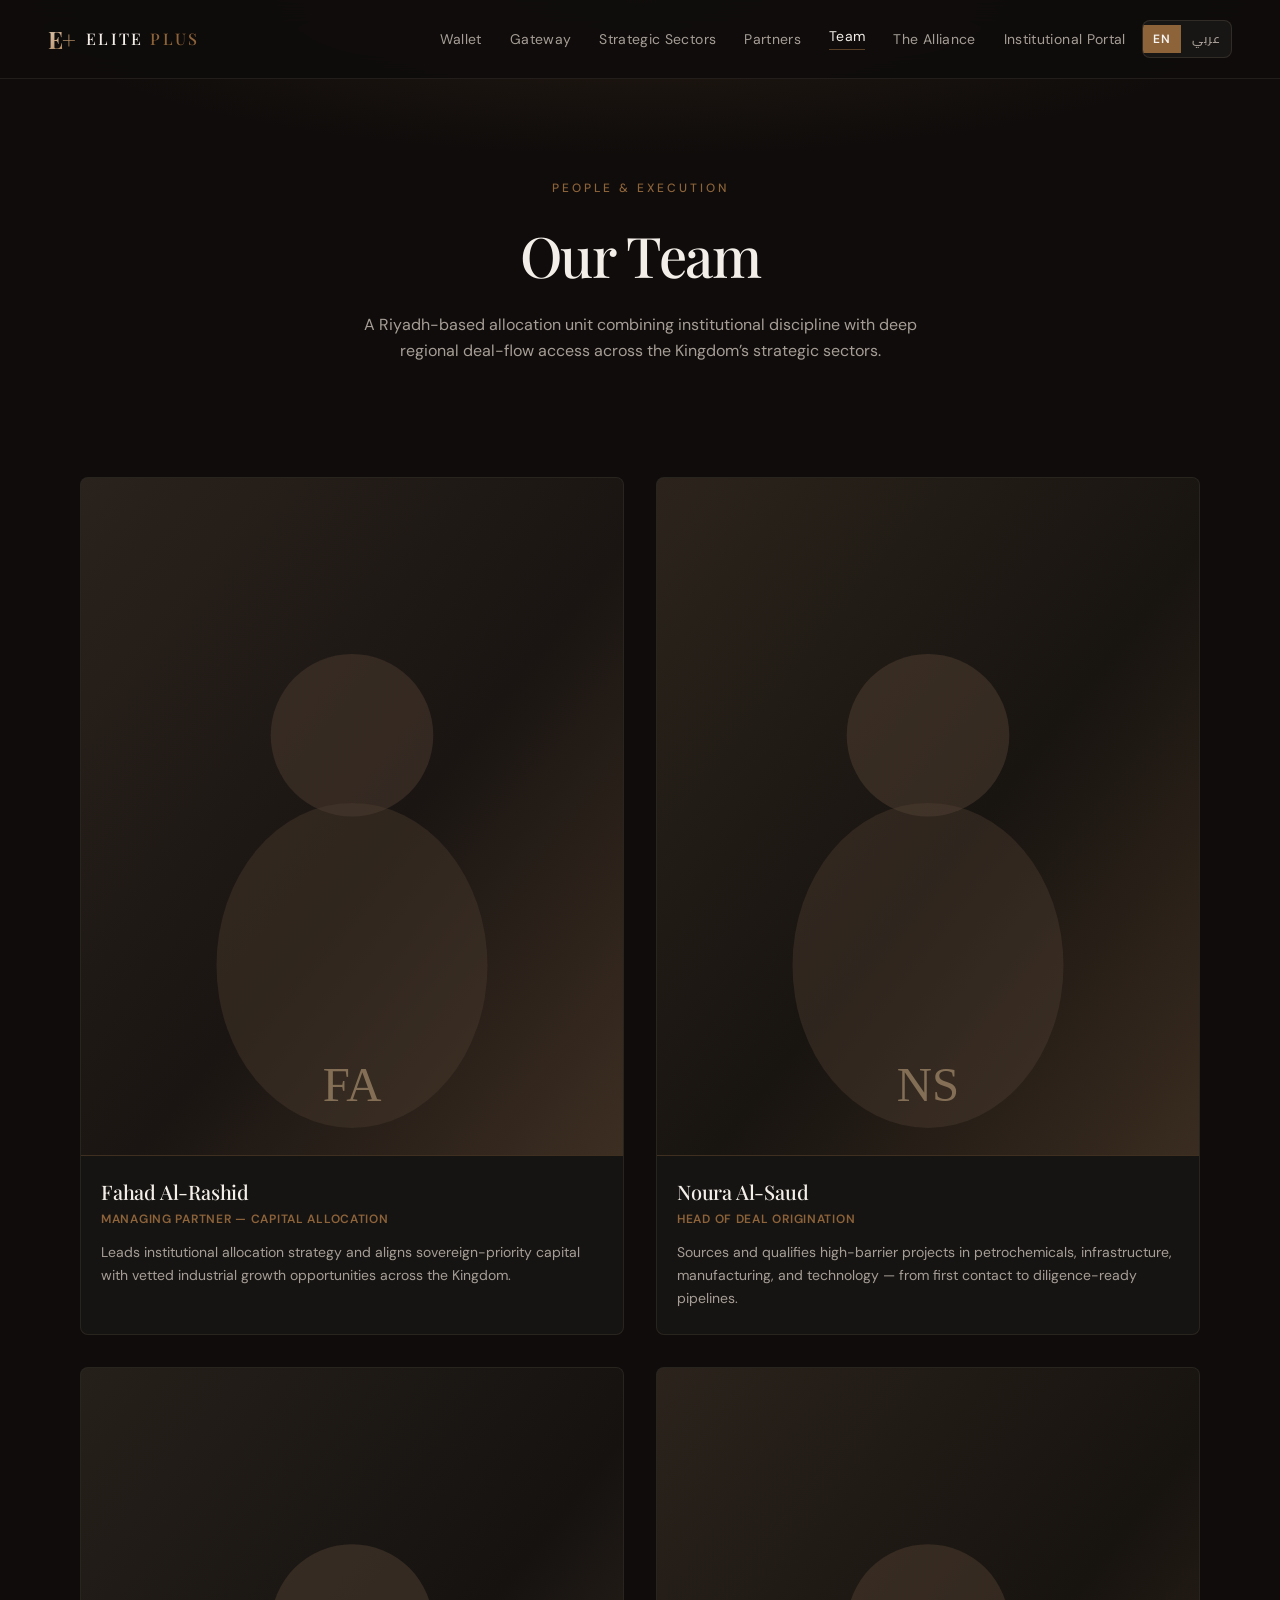
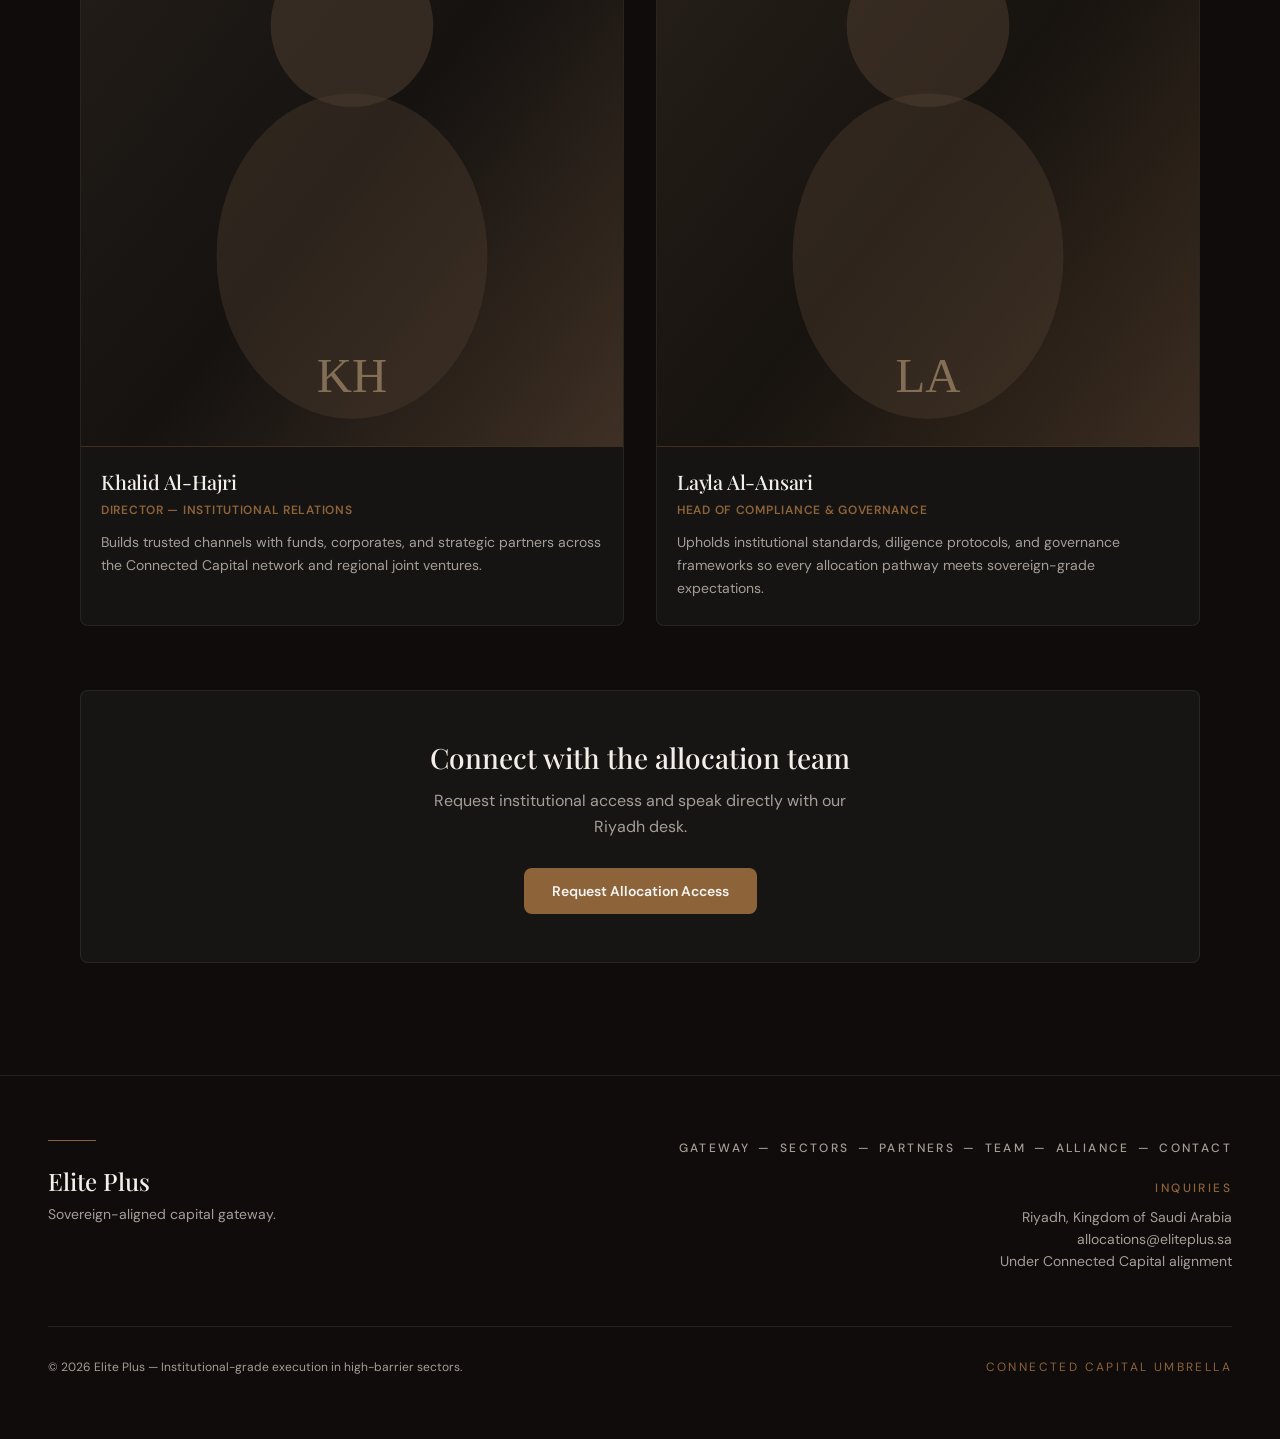
<file: team.html>
<!DOCTYPE html>
<html lang="en">
<head>
<meta charset="UTF-8" />
<meta name="viewport" content="width=device-width, initial-scale=1.0" />
<title>Our Team — Elite Plus</title>
<link rel="preconnect" href="https://fonts.googleapis.com" />
<link rel="preconnect" href="https://fonts.gstatic.com" crossorigin />
<link href="https://fonts.googleapis.com/css2?family=Playfair+Display:wght@400;500;600;700&family=DM+Sans:wght@400;500;600;700&family=Cairo:wght@400;500;600;700&family=Noto+Naskh+Arabic:wght@400;500;600;700&display=swap" rel="stylesheet" />
<link rel="stylesheet" href="styles.css" />
</head>
<body data-title-key="team.meta">

  <header class="header-solid">
    <div class="header-inner">
      <a href="index.html" class="logo">
        <span class="logo-mark text-gradient-gold">E+</span>
        <span class="logo-text">Elite <span>Plus</span></span>
      </a>

      <div class="header-actions">
        <nav class="desktop-nav">
          <a href="https://sub.eliteplussa.com/" target="_blank" rel="noopener noreferrer" data-i18n="nav.wallet">Wallet</a>
          <a href="index.html" data-i18n="nav.gateway">Gateway</a>
          <a href="index.html#sectors" data-i18n="nav.sectors">Strategic Sectors</a>
          <a href="index.html#partners" data-i18n="nav.partners">Partners</a>
          <a href="team.html" class="active" data-i18n="nav.team">Team</a>
          <a href="index.html#alliance" data-i18n="nav.alliance">The Alliance</a>
          <a href="#contact" data-i18n="nav.contact">Institutional Portal</a>
        </nav>

        <div class="lang-toggle" role="group" aria-label="Language">
          <button type="button" data-lang="en" class="active" onclick="setLanguage('en')">EN</button>
          <button type="button" data-lang="ar" onclick="setLanguage('ar')">عربي</button>
        </div>

        <button class="menu-btn" data-i18n-aria="nav.menu" aria-label="Toggle menu" onclick="toggleMenu()">
          <svg id="icon-menu" width="24" height="24" viewBox="0 0 24 24" fill="none" stroke="currentColor" stroke-width="2" stroke-linecap="round" stroke-linejoin="round"><line x1="4" x2="20" y1="12" y2="12"/><line x1="4" x2="20" y1="6" y2="6"/><line x1="4" x2="20" y1="18" y2="18"/></svg>
          <svg id="icon-close" style="display:none" width="24" height="24" viewBox="0 0 24 24" fill="none" stroke="currentColor" stroke-width="2" stroke-linecap="round" stroke-linejoin="round"><path d="M18 6 6 18"/><path d="m6 6 12 12"/></svg>
        </button>
      </div>
    </div>

    <div class="mobile-nav" id="mobileNav">
      <a href="https://sub.eliteplussa.com/" target="_blank" rel="noopener noreferrer" data-i18n="nav.wallet">Wallet</a>
      <a href="index.html" data-i18n="nav.gateway">Gateway</a>
      <a href="index.html#sectors" data-i18n="nav.sectors">Strategic Sectors</a>
      <a href="index.html#partners" data-i18n="nav.partners">Partners</a>
      <a href="team.html" data-i18n="nav.team">Team</a>
      <a href="index.html#alliance" data-i18n="nav.alliance">The Alliance</a>
      <a href="#contact" onclick="closeMenu()" data-i18n="nav.contact">Institutional Portal</a>
    </div>
  </header>

  <section class="page-hero">
    <div class="reveal">
      <span class="eyebrow" data-i18n="team.eyebrow">People &amp; Execution</span>
      <h1 data-i18n="team.title">Our Team</h1>
      <p data-i18n="team.body">A Riyadh-based allocation unit combining institutional discipline with deep regional deal-flow access across the Kingdom’s strategic sectors.</p>
    </div>
  </section>

  <section class="team">
    <div class="team-members team-members-page">
      <article class="team-member reveal">
        <div class="team-photo" data-initials="FA">
          <img src="team/fahad-alrashid.svg" alt="" data-i18n-alt="team.m1.alt" />
        </div>
        <div class="team-member-body">
          <h3 data-i18n="team.m1.name">Fahad Al-Rashid</h3>
          <p class="team-role-title" data-i18n="team.m1.role">Managing Partner — Capital Allocation</p>
          <p data-i18n="team.m1.bio">Leads institutional allocation strategy and aligns sovereign-priority capital with vetted industrial growth opportunities across the Kingdom.</p>
        </div>
      </article>

      <article class="team-member reveal d1">
        <div class="team-photo" data-initials="NS">
          <img src="team/noura-alsaud.svg" alt="" data-i18n-alt="team.m2.alt" />
        </div>
        <div class="team-member-body">
          <h3 data-i18n="team.m2.name">Noura Al-Saud</h3>
          <p class="team-role-title" data-i18n="team.m2.role">Head of Deal Origination</p>
          <p data-i18n="team.m2.bio">Sources and qualifies high-barrier projects in petrochemicals, infrastructure, manufacturing, and technology — from first contact to diligence-ready pipelines.</p>
        </div>
      </article>

      <article class="team-member reveal d2">
        <div class="team-photo" data-initials="KH">
          <img src="team/khalid-hajri.svg" alt="" data-i18n-alt="team.m3.alt" />
        </div>
        <div class="team-member-body">
          <h3 data-i18n="team.m3.name">Khalid Al-Hajri</h3>
          <p class="team-role-title" data-i18n="team.m3.role">Director — Institutional Relations</p>
          <p data-i18n="team.m3.bio">Builds trusted channels with funds, corporates, and strategic partners across the Connected Capital network and regional joint ventures.</p>
        </div>
      </article>

      <article class="team-member reveal d3">
        <div class="team-photo" data-initials="LA">
          <img src="team/layla-ansari.svg" alt="" data-i18n-alt="team.m4.alt" />
        </div>
        <div class="team-member-body">
          <h3 data-i18n="team.m4.name">Layla Al-Ansari</h3>
          <p class="team-role-title" data-i18n="team.m4.role">Head of Compliance &amp; Governance</p>
          <p data-i18n="team.m4.bio">Upholds institutional standards, diligence protocols, and governance frameworks so every allocation pathway meets sovereign-grade expectations.</p>
        </div>
      </article>
    </div>

    <div class="team-cta reveal">
      <h2 data-i18n="team.cta.title">Connect with the allocation team</h2>
      <p data-i18n="team.cta.body">Request institutional access and speak directly with our Riyadh desk.</p>
      <a href="#contact" class="btn-primary" data-i18n="team.cta.btn">Request Allocation Access</a>
    </div>
  </section>

  <footer id="contact">
    <div class="footer-inner">
      <div class="footer-top">
        <div class="footer-brand">
          <div class="footer-line"></div>
          <h3>Elite Plus</h3>
          <p data-i18n="footer.tagline">Sovereign-aligned capital gateway.</p>
        </div>

        <div class="footer-right">
          <div class="footer-links">
            <a href="index.html" data-i18n="footer.gateway">Gateway</a>
            <span>&mdash;</span>
            <a href="index.html#sectors" data-i18n="footer.sectors">Sectors</a>
            <span>&mdash;</span>
            <a href="index.html#partners" data-i18n="footer.partners">Partners</a>
            <span>&mdash;</span>
            <a href="team.html" data-i18n="footer.team">Team</a>
            <span>&mdash;</span>
            <a href="index.html#alliance" data-i18n="footer.alliance">Alliance</a>
            <span>&mdash;</span>
            <a href="#contact" data-i18n="footer.contact">Contact</a>
          </div>
          <div>
            <p class="footer-inquiries-label" data-i18n="footer.inquiries">Inquiries</p>
            <div class="footer-inquiries">
              <p data-i18n="footer.city">Riyadh, Kingdom of Saudi Arabia</p>
              <p>allocations@eliteplus.sa</p>
              <p data-i18n="footer.alignment">Under Connected Capital alignment</p>
            </div>
          </div>
        </div>
      </div>

      <div class="footer-bottom">
        <p>&copy; <span id="year"></span> <span data-i18n="footer.copy">Elite Plus — Institutional-grade execution in high-barrier sectors.</span></p>
        <p class="footer-umbrella" data-i18n="footer.umbrella">Connected Capital Umbrella</p>
      </div>
    </div>
  </footer>

<script src="i18n.js"></script>
<script>
  document.getElementById('year').textContent = new Date().getFullYear();

  function toggleMenu() {
    const nav = document.getElementById('mobileNav');
    const open = nav.classList.toggle('open');
    document.getElementById('icon-menu').style.display = open ? 'none' : 'block';
    document.getElementById('icon-close').style.display = open ? 'block' : 'none';
  }
  function closeMenu() {
    document.getElementById('mobileNav').classList.remove('open');
    document.getElementById('icon-menu').style.display = 'block';
    document.getElementById('icon-close').style.display = 'none';
  }

  document.querySelectorAll('.team-photo img').forEach((img) => {
    const markLoaded = () => img.classList.add('is-loaded');
    if (img.complete && img.naturalWidth > 0) markLoaded();
    img.addEventListener('load', markLoaded);
    img.addEventListener('error', () => {
      img.classList.remove('is-loaded');
      img.style.display = 'none';
    });
  });

  const observer = new IntersectionObserver((entries) => {
    entries.forEach((entry) => {
      if (entry.isIntersecting) {
        entry.target.classList.add('visible');
        observer.unobserve(entry.target);
      }
    });
  }, { threshold: 0.15 });

  document.querySelectorAll('.reveal').forEach((el) => observer.observe(el));
</script>
</body>
</html>
</file>
<file: styles.css>
/* ============ المتغيرات — عدّل الألوان من هنا ============ */
:root {
  --background: hsl(20, 15%, 5%);
  --foreground: hsl(36, 30%, 93%);
  --card: hsl(30, 7%, 12%);
  --primary: hsl(30, 42%, 39%);
  --primary-foreground: hsl(36, 30%, 96%);
  --secondary: hsl(30, 7%, 15%);
  --muted-foreground: hsl(30, 8%, 62%);
  --accent-gold: hsl(30, 45%, 80%);
  --border: hsl(30, 12%, 20%);
  --radius: 0.5rem;
  --font-display: 'Playfair Display', 'Noto Naskh Arabic', serif;
  --font-sans: 'DM Sans', 'Cairo', sans-serif;
}

* { margin: 0; padding: 0; box-sizing: border-box; }
html { scroll-behavior: smooth; }

body {
  background: var(--background);
  color: var(--foreground);
  font-family: var(--font-sans);
  min-height: 100vh;
  -webkit-font-smoothing: antialiased;
}

html[dir="rtl"] body { font-family: 'Cairo', 'DM Sans', sans-serif; }
html[dir="rtl"] .logo-text,
html[dir="rtl"] .hero h1,
html[dir="rtl"] .hero-brand,
html[dir="rtl"] .section-title,
html[dir="rtl"] .stat-value,
html[dir="rtl"] .sector-card h3,
html[dir="rtl"] .alliance h2,
html[dir="rtl"] .footer-brand h3,
html[dir="rtl"] .page-hero h1,
html[dir="rtl"] .team-member h3,
html[dir="rtl"] .team-role h3 {
  font-family: 'Noto Naskh Arabic', 'Playfair Display', serif;
}

a { text-decoration: none; color: inherit; }
img { display: block; }

.text-gradient-gold {
  background: linear-gradient(135deg, hsl(30, 45%, 80%), hsl(30, 42%, 45%));
  -webkit-background-clip: text;
  background-clip: text;
  -webkit-text-fill-color: transparent;
}

/* ============ الهيدر ============ */
header {
  position: fixed;
  top: 0; left: 0; right: 0;
  z-index: 50;
  border-bottom: 1px solid transparent;
  background: transparent;
  backdrop-filter: none;
  -webkit-backdrop-filter: none;
  transition: background 0.35s ease, border-color 0.35s ease, backdrop-filter 0.35s ease;
}
header.header-solid {
  border-bottom-color: hsla(30, 12%, 20%, 0.5);
  background: hsla(20, 15%, 5%, 0.92);
  backdrop-filter: blur(12px);
  -webkit-backdrop-filter: blur(12px);
}
.header-inner {
  max-width: 90rem;
  margin: 0 auto;
  display: flex;
  align-items: center;
  justify-content: space-between;
  padding: 1.25rem 1.5rem;
  gap: 1rem;
}
.logo { display: flex; align-items: center; gap: 0.625rem; flex-shrink: 0; }
.logo-mark {
  font-family: var(--font-display);
  font-size: 1.5rem;
  font-weight: 700;
  line-height: 1;
  letter-spacing: -0.025em;
}
.logo-text {
  font-family: var(--font-display);
  font-size: 1rem;
  font-weight: 500;
  letter-spacing: 0.15em;
  text-transform: uppercase;
}
.logo-text span { color: var(--primary); }

.header-actions { display: flex; align-items: center; gap: 1rem; }

nav.desktop-nav { display: none; align-items: center; gap: 1.75rem; }
nav.desktop-nav a {
  font-size: 0.875rem;
  letter-spacing: 0.025em;
  color: var(--muted-foreground);
  transition: color 0.2s;
  white-space: nowrap;
}
nav.desktop-nav a:hover { color: var(--foreground); }
nav.desktop-nav a.active {
  color: var(--foreground);
  border-bottom: 1px solid hsla(30, 42%, 39%, 0.6);
  padding-bottom: 0.25rem;
}

.lang-toggle {
  display: inline-flex;
  align-items: center;
  border: 1px solid hsla(30, 12%, 20%, 0.8);
  border-radius: var(--radius);
  overflow: hidden;
  background: hsla(30, 7%, 12%, 0.6);
}
.lang-toggle button {
  background: none;
  border: none;
  color: var(--muted-foreground);
  cursor: pointer;
  font-family: var(--font-sans);
  font-size: 0.75rem;
  font-weight: 600;
  letter-spacing: 0.08em;
  padding: 0.4rem 0.65rem;
  transition: color 0.2s, background 0.2s;
}
.lang-toggle button:hover { color: var(--foreground); }
.lang-toggle button.active {
  background: var(--primary);
  color: var(--primary-foreground);
}

.menu-btn { background: none; border: none; color: var(--foreground); cursor: pointer; display: block; }
.mobile-nav {
  display: none;
  border-top: 1px solid hsla(30, 12%, 20%, 0.5);
  background: var(--background);
  padding: 1.5rem;
  flex-direction: column;
  gap: 1.25rem;
}
.mobile-nav.open { display: flex; }
.mobile-nav a { font-size: 1rem; color: var(--muted-foreground); }
.mobile-nav a:hover { color: var(--foreground); }

@media (min-width: 1024px) {
  .header-inner { padding: 1.25rem 3rem; }
  nav.desktop-nav { display: flex; }
  .menu-btn, .mobile-nav { display: none !important; }
}

/* ============ قسم البداية — بنر فيديو بعرض كامل ============ */
.hero {
  position: relative;
  min-height: 100svh;
  display: flex;
  align-items: flex-end;
  overflow: hidden;
  padding: 0;
}
.hero-media {
  position: absolute;
  inset: 0;
  z-index: 0;
}
.hero-video,
.hero-fallback {
  position: absolute;
  inset: 0;
  width: 100%;
  height: 100%;
  object-fit: cover;
  object-position: center;
}
.hero-video {
  z-index: 1;
  opacity: 0;
  transition: opacity 0.8s ease;
}
.hero-video.is-ready { opacity: 1; }
.hero-fallback {
  z-index: 0;
  opacity: 1;
}
.hero-overlay {
  position: absolute;
  inset: 0;
  z-index: 2;
  background:
    linear-gradient(180deg, hsla(20, 15%, 5%, 0.55) 0%, hsla(20, 15%, 5%, 0.35) 40%, hsla(20, 15%, 5%, 0.92) 100%),
    radial-gradient(ellipse 80% 60% at 70% 40%, hsla(30, 42%, 39%, 0.22), transparent 65%);
  pointer-events: none;
}
.hero-content {
  position: relative;
  z-index: 1;
  width: 100%;
  max-width: 90rem;
  margin: 0 auto;
  padding: 8rem 1.5rem 7rem;
}
@media (min-width: 1024px) {
  .hero-content { padding: 10rem 3rem 8rem; }
}
.hero-copy { max-width: 40rem; }
.hero-brand {
  font-family: var(--font-display);
  font-size: clamp(2.5rem, 8vw, 5.5rem);
  font-weight: 600;
  line-height: 1;
  letter-spacing: -0.03em;
  margin-bottom: 1.25rem;
}
.eyebrow {
  font-size: 0.75rem;
  font-weight: 500;
  text-transform: uppercase;
  letter-spacing: 0.25em;
  color: var(--primary);
}
html[dir="rtl"] .eyebrow { letter-spacing: 0.1em; }
.hero h1 {
  margin-top: 1rem;
  font-family: var(--font-display);
  font-size: clamp(1.75rem, 4.5vw, 2.75rem);
  font-weight: 500;
  line-height: 1.15;
  letter-spacing: -0.02em;
  max-width: 18ch;
}
.hero-copy > p:not(.hero-brand) {
  margin-top: 1.25rem;
  max-width: 32rem;
  font-size: 1rem;
  line-height: 1.65;
  color: hsla(36, 30%, 93%, 0.78);
}
.hero-actions { margin-top: 2rem; }
.btn-primary {
  display: inline-flex;
  align-items: center;
  gap: 0.5rem;
  border-radius: var(--radius);
  background: var(--primary);
  padding: 0.875rem 1.75rem;
  font-size: 0.875rem;
  font-weight: 600;
  color: var(--primary-foreground);
  transition: transform 0.15s, filter 0.2s;
}
.btn-primary:hover { filter: brightness(1.1); }
.btn-primary:active { transform: scale(0.98); }
html[dir="rtl"] .btn-primary svg { transform: scaleX(-1); }

.hero-scroll {
  position: absolute;
  z-index: 2;
  bottom: 1.75rem;
  left: 50%;
  transform: translateX(-50%);
  display: flex;
  flex-direction: column;
  align-items: center;
  gap: 0.35rem;
  font-size: 0.7rem;
  font-weight: 500;
  letter-spacing: 0.22em;
  text-transform: uppercase;
  color: hsla(36, 30%, 93%, 0.55);
  transition: color 0.2s;
}
.hero-scroll:hover { color: var(--accent-gold); }
.hero-scroll svg {
  animation: hero-scroll-bounce 1.8s ease-in-out infinite;
}
@keyframes hero-scroll-bounce {
  0%, 100% { transform: translateY(0); opacity: 0.6; }
  50% { transform: translateY(6px); opacity: 1; }
}
@media (prefers-reduced-motion: reduce) {
  .hero-scroll svg { animation: none; }
  .hero-video { display: none !important; }
}

/* ============ قسم الأرقام (Stats) ============ */
.stats {
  border-top: 1px solid hsla(30, 12%, 20%, 0.5);
  border-bottom: 1px solid hsla(30, 12%, 20%, 0.5);
  background: hsla(30, 7%, 12%, 0.6);
  padding: 6rem 0;
}
.stats-inner { max-width: 64rem; margin: 0 auto; padding: 0 1.5rem; text-align: center; }
.stats .eyebrow { color: var(--muted-foreground); }
.section-title {
  margin-top: 1.25rem;
  font-family: var(--font-display);
  font-size: 2.25rem;
  font-weight: 500;
  letter-spacing: -0.025em;
}
@media (min-width: 640px) { .section-title { font-size: 3rem; } }

.stats-grid {
  margin-top: 4rem;
  display: grid;
  grid-template-columns: 1fr;
  gap: 2.5rem;
}
@media (min-width: 640px) { .stats-grid { grid-template-columns: repeat(3, 1fr); } }
.stat-value {
  font-family: var(--font-display);
  font-size: 2.25rem;
  font-weight: 500;
  letter-spacing: -0.025em;
}
@media (min-width: 640px) { .stat-value { font-size: 3rem; } }
.stat-label { margin-top: 0.75rem; font-size: 0.875rem; color: var(--muted-foreground); }

/* ============ قسم القطاعات (Sectors) ============ */
.sectors { max-width: 76rem; margin: 0 auto; padding: 7rem 1.5rem; }
@media (min-width: 1024px) { .sectors { padding-left: 3rem; padding-right: 3rem; } }
.sectors-head { max-width: 42rem; margin: 0 auto; text-align: center; }
.dot-eyebrow { display: flex; align-items: center; justify-content: center; gap: 0.5rem; }
.dot { height: 0.375rem; width: 0.375rem; border-radius: 9999px; background: var(--primary); }
.sectors-head .eyebrow { color: var(--muted-foreground); }
.sectors-head p {
  margin-top: 1.25rem;
  font-size: 1rem;
  line-height: 1.65;
  color: var(--muted-foreground);
}
.sectors-grid {
  margin-top: 3.5rem;
  display: grid;
  grid-template-columns: 1fr;
  gap: 1.5rem;
}
@media (min-width: 640px) { .sectors-grid { grid-template-columns: repeat(2, 1fr); } }
@media (min-width: 1024px) { .sectors-grid { grid-template-columns: repeat(3, 1fr); } }

.sector-card {
  border-radius: var(--radius);
  border: 1px solid hsla(30, 42%, 39%, 0.4);
  background: var(--card);
  padding: 1.75rem;
  transition: border-color 0.2s;
}
.sector-card:hover { border-color: hsla(30, 42%, 39%, 0.7); }
.sector-icon {
  display: flex;
  height: 3rem;
  width: 3rem;
  align-items: center;
  justify-content: center;
  border-radius: var(--radius);
  background: hsla(30, 7%, 15%, 0.8);
}
.sector-icon svg { height: 1.25rem; width: 1.25rem; color: var(--accent-gold); }
.sector-card h3 {
  margin-top: 1.5rem;
  font-family: var(--font-display);
  font-size: 1.25rem;
  font-weight: 500;
}
.sector-card p {
  margin-top: 0.75rem;
  font-size: 0.875rem;
  line-height: 1.65;
  color: var(--muted-foreground);
}

/* ============ قسم الشركاء (Partners) ============ */
.partners {
  border-top: 1px solid hsla(30, 12%, 20%, 0.5);
  background: hsla(30, 7%, 8%, 0.85);
  padding: 7rem 0;
}
.partners-inner { max-width: 90rem; margin: 0 auto; padding: 0 1.5rem; }
@media (min-width: 1024px) { .partners-inner { padding: 0 3rem; } }
.partners-head { max-width: 42rem; margin: 0 auto; text-align: center; }
.partners-head .eyebrow { color: var(--muted-foreground); }
.partners-head p {
  margin-top: 1.25rem;
  font-size: 1rem;
  line-height: 1.65;
  color: var(--muted-foreground);
}
/* سلايدر الشعارات — صفّان متعاكسان بحركة ناعمة */
.partners-marquee {
  margin-top: 3.5rem;
  overflow: hidden;
  direction: ltr;
  -webkit-mask-image: linear-gradient(to right, transparent, black 6%, black 94%, transparent);
  mask-image: linear-gradient(to right, transparent, black 6%, black 94%, transparent);
}
.partners-marquee-reverse { margin-top: 1.25rem; }
.partners-track {
  display: flex;
  width: max-content;
  animation: partners-scroll 40s linear infinite;
}
.partners-marquee-reverse .partners-track {
  animation-name: partners-scroll-reverse;
  animation-duration: 48s;
}
.partners-marquee:hover .partners-track { animation-play-state: paused; }
.partners-group {
  display: flex;
  gap: 1.25rem;
  padding-inline-end: 1.25rem;
}
@keyframes partners-scroll {
  from { transform: translateX(0); }
  to { transform: translateX(-50%); }
}
@keyframes partners-scroll-reverse {
  from { transform: translateX(-50%); }
  to { transform: translateX(0); }
}
@media (prefers-reduced-motion: reduce) {
  .partners-track { animation: none !important; flex-wrap: wrap; width: auto; justify-content: center; }
  .partners-marquee { -webkit-mask-image: none; mask-image: none; }
}

.partner-logo {
  display: flex;
  align-items: center;
  justify-content: center;
  width: 18rem;
  height: 10.5rem;
  flex-shrink: 0;
  overflow: hidden;
  border: 1px solid hsla(30, 12%, 20%, 0.45);
  border-radius: var(--radius);
  background: #000;
  transition: border-color 0.3s, transform 0.35s ease, box-shadow 0.35s ease;
  animation: partner-float 5.5s ease-in-out infinite;
}
.partners-group .partner-logo:nth-child(2n) { animation-delay: -1.2s; }
.partners-group .partner-logo:nth-child(3n) { animation-delay: -2.4s; }
.partners-group .partner-logo:nth-child(4n) { animation-delay: -3.6s; }
.partner-logo:hover {
  border-color: hsla(30, 42%, 39%, 0.75);
  transform: translateY(-4px) scale(1.03);
  box-shadow: 0 12px 32px hsla(20, 15%, 0%, 0.35);
  animation-play-state: paused;
}
@keyframes partner-float {
  0%, 100% { transform: translateY(0); }
  50% { transform: translateY(-5px); }
}
/* الصور الأصلية فيها فراغ أسود كبير حول الشعار — التكبير هنا يقصّه ويُظهر الشعار أوضح */
.partner-logo img {
  width: 100%;
  height: 100%;
  object-fit: cover;
  transform: scale(1.7);
  filter: grayscale(0.25) brightness(0.95);
  transition: filter 0.35s ease, transform 0.35s ease;
}
.partner-logo:hover img {
  filter: grayscale(0) brightness(1.05);
  transform: scale(1.78);
}

@media (max-width: 639px) {
  .partner-logo { width: 14rem; height: 8.25rem; }
}
@media (prefers-reduced-motion: reduce) {
  .partner-logo { animation: none; }
}

/* ============ قسم التحالف (Alliance) ============ */
.alliance { position: relative; background: var(--primary); padding: 7rem 0; }
.alliance-inner { max-width: 52rem; margin: 0 auto; padding: 0 1.5rem; text-align: center; }
.alliance h2 {
  font-family: var(--font-display);
  font-size: 2.25rem;
  font-weight: 500;
  letter-spacing: -0.025em;
  color: var(--primary-foreground);
}
@media (min-width: 640px) { .alliance h2 { font-size: 3rem; } }
.alliance p {
  margin: 1.5rem auto 0;
  max-width: 36rem;
  font-size: 1rem;
  line-height: 1.65;
  color: hsla(36, 30%, 96%, 0.8);
}
.btn-light {
  margin-top: 2.5rem;
  display: inline-flex;
  align-items: center;
  gap: 0.5rem;
  border-radius: var(--radius);
  background: var(--foreground);
  padding: 0.875rem 1.75rem;
  font-size: 0.875rem;
  font-weight: 600;
  color: var(--background);
  transition: transform 0.15s, filter 0.2s;
}
.btn-light:hover { filter: brightness(0.95); }
.btn-light:active { transform: scale(0.98); }

/* ============ صفحة الفريق ============ */
.page-hero {
  padding: 10rem 1.5rem 4rem;
  text-align: center;
  background:
    radial-gradient(ellipse 70% 50% at 50% 0%, hsla(30, 42%, 39%, 0.18), transparent 70%),
    var(--background);
}
@media (min-width: 1024px) { .page-hero { padding: 11rem 3rem 5rem; } }
.page-hero h1 {
  margin-top: 1.25rem;
  font-family: var(--font-display);
  font-size: 2.75rem;
  font-weight: 500;
  letter-spacing: -0.025em;
}
@media (min-width: 640px) { .page-hero h1 { font-size: 3.5rem; } }
.page-hero p {
  margin: 1.25rem auto 0;
  max-width: 36rem;
  font-size: 1rem;
  line-height: 1.65;
  color: var(--muted-foreground);
}

.team { max-width: 76rem; margin: 0 auto; padding: 2rem 1.5rem 7rem; }
@media (min-width: 1024px) { .team { padding-left: 3rem; padding-right: 3rem; } }

/* قسم الفريق في الصفحة الرئيسية */
.team-section {
  border-top: 1px solid hsla(30, 12%, 20%, 0.5);
  padding: 7rem 0;
  background:
    radial-gradient(ellipse 60% 40% at 50% 0%, hsla(30, 42%, 39%, 0.1), transparent 70%),
    var(--background);
}
.team-section-inner { max-width: 90rem; margin: 0 auto; padding: 0 1.5rem; }
@media (min-width: 1024px) { .team-section-inner { padding: 0 3rem; } }
.team-section-head { max-width: 42rem; margin: 0 auto; text-align: center; }
.team-section-head .eyebrow { color: var(--muted-foreground); }
.team-section-head p {
  margin-top: 1.25rem;
  font-size: 1rem;
  line-height: 1.65;
  color: var(--muted-foreground);
}
.team-section-cta { margin-top: 3rem; text-align: center; }
.team-section-cta .btn-primary { margin-top: 0; }

.team-members {
  margin-top: 3.5rem;
  display: grid;
  grid-template-columns: 1fr;
  gap: 1.75rem;
}
@media (min-width: 640px) {
  .team-members { grid-template-columns: repeat(2, 1fr); }
}
@media (min-width: 1024px) {
  .team-members { grid-template-columns: repeat(4, 1fr); gap: 1.5rem; }
}
.team-members-page {
  margin-top: 0;
}
@media (min-width: 1024px) {
  .team-members-page { grid-template-columns: repeat(2, 1fr); gap: 2rem; }
}

.team-member {
  display: flex;
  flex-direction: column;
  height: 100%;
  overflow: hidden;
  border: 1px solid hsla(30, 12%, 20%, 0.55);
  border-radius: var(--radius);
  background: hsla(30, 7%, 12%, 0.45);
  transition: border-color 0.3s, transform 0.35s ease;
}
.team-member:hover {
  border-color: hsla(30, 42%, 39%, 0.55);
  transform: translateY(-4px);
}
.team-photo {
  position: relative;
  aspect-ratio: 4 / 5;
  overflow: hidden;
  background:
    linear-gradient(145deg, hsl(30, 12%, 18%) 0%, hsl(30, 20%, 10%) 55%, hsl(30, 35%, 16%) 100%);
}
.team-photo::before {
  content: attr(data-initials);
  position: absolute;
  inset: 0;
  display: flex;
  align-items: center;
  justify-content: center;
  font-family: var(--font-display);
  font-size: 2.75rem;
  font-weight: 500;
  letter-spacing: 0.08em;
  color: hsla(30, 45%, 80%, 0.45);
  z-index: 0;
}
.team-photo::after {
  content: '';
  position: absolute;
  inset: auto 0 0;
  height: 40%;
  background: linear-gradient(to top, hsla(20, 15%, 5%, 0.55), transparent);
  z-index: 1;
  pointer-events: none;
}
.team-photo img {
  position: relative;
  z-index: 2;
  width: 100%;
  height: 100%;
  object-fit: cover;
  opacity: 0;
  transition: opacity 0.4s ease, transform 0.6s ease;
}
.team-photo img.is-loaded { opacity: 1; }
.team-member:hover .team-photo img.is-loaded { transform: scale(1.04); }

.team-member-body {
  display: flex;
  flex-direction: column;
  flex: 1;
  padding: 1.35rem 1.25rem 1.5rem;
  border-top: 1px solid hsla(30, 42%, 39%, 0.35);
}
.team-member h3 {
  font-family: var(--font-display);
  font-size: 1.25rem;
  font-weight: 500;
  letter-spacing: -0.01em;
}
.team-role-title {
  margin-top: 0.4rem;
  font-size: 0.75rem;
  font-weight: 600;
  letter-spacing: 0.06em;
  text-transform: uppercase;
  color: var(--primary);
}
html[dir="rtl"] .team-role-title { letter-spacing: 0.02em; text-transform: none; }
.team-member-body > p:last-child {
  margin-top: 0.85rem;
  font-size: 0.875rem;
  line-height: 1.65;
  color: var(--muted-foreground);
}

.team-role {
  border-top: 1px solid hsla(30, 42%, 39%, 0.45);
  padding: 2rem 0 1rem;
}
.team-role .role-num {
  font-size: 0.75rem;
  font-weight: 600;
  letter-spacing: 0.2em;
  color: var(--primary);
}
.team-role h3 {
  margin-top: 0.75rem;
  font-family: var(--font-display);
  font-size: 1.5rem;
  font-weight: 500;
}
.team-role p {
  margin-top: 0.75rem;
  font-size: 0.9375rem;
  line-height: 1.65;
  color: var(--muted-foreground);
}

.team-cta {
  margin-top: 4rem;
  text-align: center;
  padding: 3rem 1.5rem;
  border: 1px solid hsla(30, 12%, 20%, 0.6);
  border-radius: var(--radius);
  background: hsla(30, 7%, 12%, 0.5);
}
.team-cta h2 {
  font-family: var(--font-display);
  font-size: 1.75rem;
  font-weight: 500;
}
.team-cta p {
  margin: 0.75rem auto 0;
  max-width: 28rem;
  color: var(--muted-foreground);
  line-height: 1.65;
}
.team-cta .btn-primary { margin-top: 1.75rem; }

/* ============ الفوتر ============ */
footer { border-top: 1px solid hsla(30, 12%, 20%, 0.5); }
.footer-inner { max-width: 90rem; margin: 0 auto; padding: 4rem 1.5rem; }
@media (min-width: 1024px) { .footer-inner { padding-left: 3rem; padding-right: 3rem; } }
.footer-top { display: flex; flex-direction: column; justify-content: space-between; gap: 3rem; }
@media (min-width: 1024px) { .footer-top { flex-direction: row; } }
.footer-line { height: 1px; width: 3rem; background: var(--primary); }
.footer-brand h3 { margin-top: 1.5rem; font-family: var(--font-display); font-size: 1.5rem; font-weight: 500; }
.footer-brand p { margin-top: 0.5rem; font-size: 0.875rem; color: var(--muted-foreground); }

.footer-right { display: flex; flex-direction: column; gap: 1.5rem; text-align: right; }
html[dir="rtl"] .footer-right { text-align: left; }
.footer-links {
  display: flex;
  flex-wrap: wrap;
  justify-content: flex-end;
  gap: 0 0.5rem;
  font-size: 0.75rem;
  font-weight: 500;
  text-transform: uppercase;
  letter-spacing: 0.2em;
  color: var(--muted-foreground);
}
html[dir="rtl"] .footer-links {
  justify-content: flex-start;
  letter-spacing: 0.08em;
}
.footer-links a:hover { color: var(--foreground); }
.footer-inquiries-label {
  font-size: 0.75rem;
  font-weight: 500;
  text-transform: uppercase;
  letter-spacing: 0.2em;
  color: var(--primary);
}
html[dir="rtl"] .footer-inquiries-label { letter-spacing: 0.08em; }
.footer-inquiries {
  margin-top: 0.75rem;
  display: flex;
  flex-direction: column;
  gap: 0.25rem;
  font-size: 0.875rem;
  color: var(--muted-foreground);
}

.footer-bottom {
  margin-top: 3.5rem;
  display: flex;
  flex-direction: column;
  align-items: center;
  justify-content: space-between;
  gap: 0.75rem;
  border-top: 1px solid hsla(30, 12%, 20%, 0.5);
  padding-top: 2rem;
  font-size: 0.75rem;
  color: var(--muted-foreground);
}
@media (min-width: 640px) { .footer-bottom { flex-direction: row; } }
.footer-umbrella { text-transform: uppercase; letter-spacing: 0.2em; color: var(--primary); }
html[dir="rtl"] .footer-umbrella { letter-spacing: 0.08em; }

/* ============ حركات الظهور عند التمرير ============ */
.reveal {
  opacity: 0;
  transform: translateY(24px);
  transition: opacity 0.6s cubic-bezier(0.16, 1, 0.3, 1), transform 0.6s cubic-bezier(0.16, 1, 0.3, 1);
}
.reveal.visible { opacity: 1; transform: translateY(0); }
.reveal.d1 { transition-delay: 0.08s; }
.reveal.d2 { transition-delay: 0.16s; }
.reveal.d3 { transition-delay: 0.24s; }
</file>
